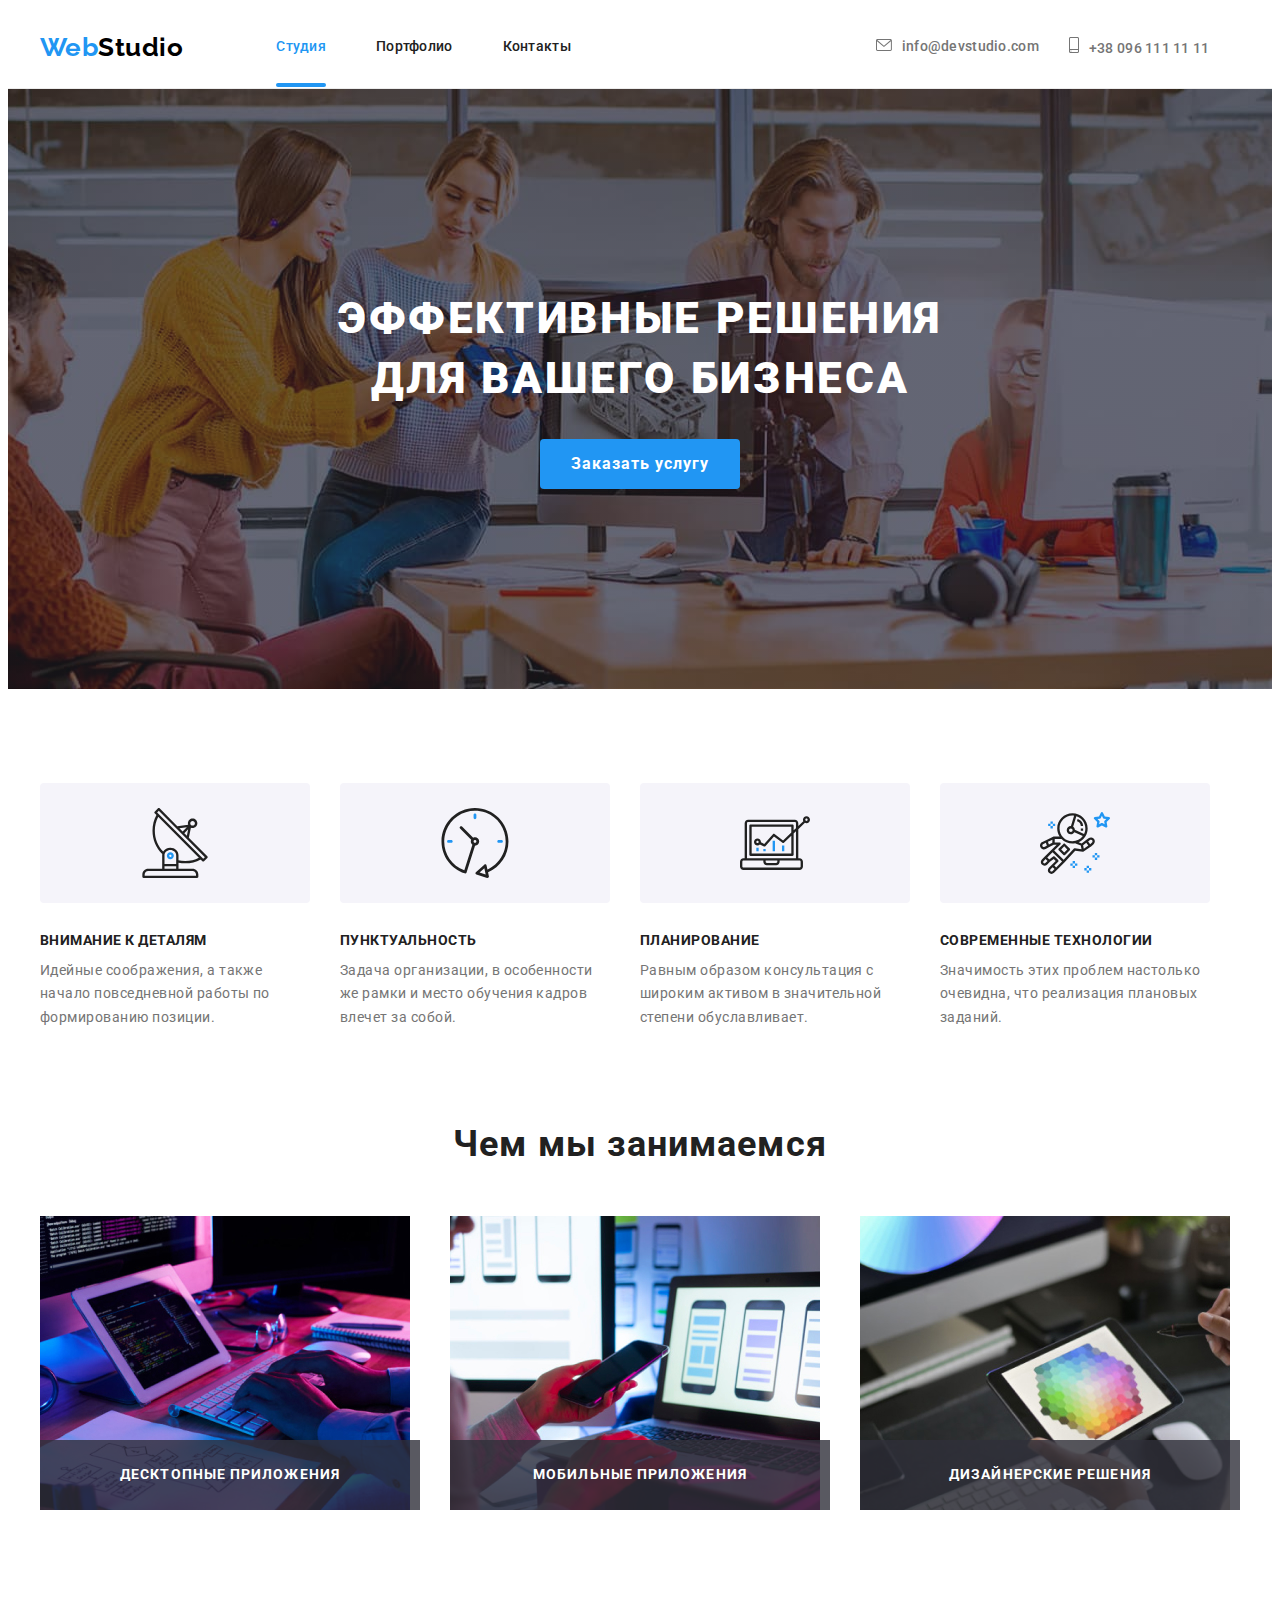
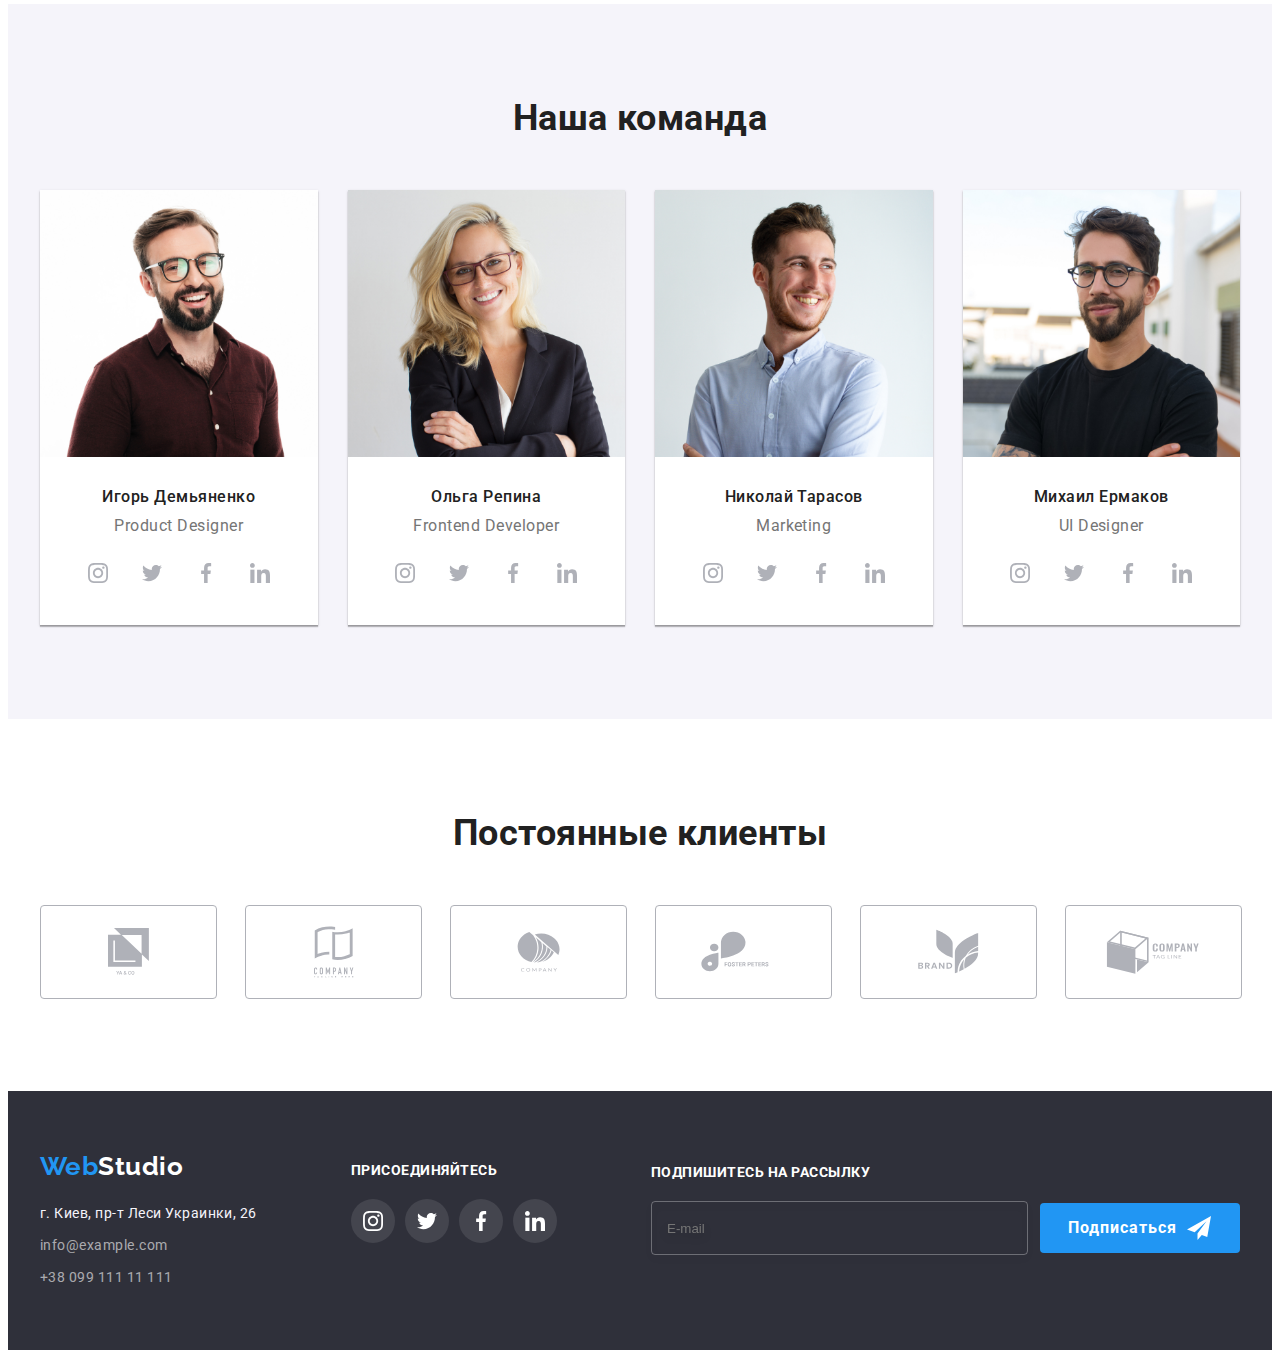
<file: index.html>
<!DOCTYPE html>
<html lang="ru">
  <head>
    <meta charset="UTF-8" />
    <meta http-equiv="X-UA-Compatible" content="IE=edge" />
    <meta name="viewport" content="width=device-width, initial-scale=1.0" />
    <title>WebStudio</title>
    <link rel="preconnect" href="https://fonts.googleapis.com" />
    <link rel="preconnect" href="https://fonts.gstatic.com" crossorigin />
    <link
      href="https://fonts.googleapis.com/css2?family=Raleway:wght@700&family=Roboto:wght@400;500;700;900&display=swap"
      rel="stylesheet"
    />
    <link
      rel="stylesheet"
      href="https://cdnjs.cloudflare.com/ajax/libs/modern-normalize/1.1.0/modern-normalize.min.css"
      integrity="sha512-wpPYUAdjBVSE4KJnH1VR1HeZfpl1ub8YT/NKx4PuQ5NmX2tKuGu6U/JRp5y+Y8XG2tV+wKQpNHVUX03MfMFn9Q=="
      crossorigin="anonymous"
      referrerpolicy="no-referrer"
    />
    <link rel="stylesheet" href="./css/main.min.css" />
  </head>



  <body>
    <header class="header">
      <div class="container">
          <a lang="en" class="logo__header logo link logo--dark" href="./index.html">
            <span class="logo__word">Web</span>Studio
          </a>
          <nav class="navigation">
          <ul class="navigation__list list">
            <li class="navigation__item">
              <a href="./index.html" class="navigation__link link current">Студия</a>
            </li>
            <li class="navigation__item">
              <a href="./portfolio.html" class="navigation__link link">Портфолио</a>
            </li>
            <li class="navigation__item">
              <a href="" class="navigation__link link">Контакты</a>
            </li>
          </ul>
        </nav>
        <div class="connect">
          <ul class="connect__list list">
            <li class="connect__item">
              <a href="mailto:info@devstudio.com" class="connect__contact link">
                <svg class="connect__icon" width="16" height="12">
                  <use href="./images/icons.svg#icon-envelope"></use>
                </svg>
                info@devstudio.com
              </a>
            </li>
            <li class="connect__item">
              <a href="tel:+380961111111" class="connect__contact link">
                <svg class="connect__icon" width="10" height="16">
                  <use href="./images/icons.svg#icon-smartphone"></use>
                </svg>
                +38 096 111 11 11
              </a>
            </li>
          </ul>
        </div>
         <button type="button" class="mob-menu__open"> <svg width="40" height="40">
                  <use href="./images/icons.svg#icon-menu"></use></svg
              > </button>      
        </div>

      <div class="mob-menu is-hidden">
      <div class="container">
        <div class="mob-menu__top">
         <button type="button" class="mob-menu__close"> <svg width="40" height="40">
                  <use href="./images/icons.svg#icon-close_menu-mob"></use></svg
              > </button>
          <ul class="mob-menu__list list">
            <li class="mob-menu__item">
              <a href="./index.html" class="mob-menu__link link current">Студия</a>
            </li>
            <li class="mob-menu__item">
              <a href="./portfolio.html" class="mob-menu__link link">Портфолио</a>
            </li>
            <li class="mob-menu__item">
              <a href="" class="mob-menu__link link">Контакты</a>
            </li>
          </ul>
          </div>

           <div class="mob-menu__bottom">
          <ul class="mob-connect list">
            <li class="mob-connect__item">
              <a href="mailto:info@devstudio.com" class="mob-connect__tel link">
                info@devstudio.com
              </a>
            </li>
            <li class="mob-connect__item">
              <a href="tel:+380961111111" class="mob-connect__email link">
                +38 096 111 11 11
              </a>
            </li>
          </ul>
       
<div class="mobile-social">
        <ul class="mob-soc__list list">
              <li class="mob-soc__item">
                <a
                  class="mob-soc__link link"
                  href=""
                  target="_blank"
                  rel="noopener noreferrer nofollow"
                  >Instagram </a
                >
              </li>
              <li class="mob-soc__item">
                <a
                  class="mob-soc__link link"
                  href=""
                  target="_blank"
                  rel="noopener noreferrer nofollow"
                  >Twitter</a
                >
              </li>
              <li class="mob-soc__item">
                <a
                  class="mob-soc__link link"
                  href=""
                  target="_blank"
                  rel="noopener noreferrer nofollow"
                  >Facebook</a
                >
              </li>
              <li class="mob-soc__item">
                <a
                  class="mob-soc__link link"
                  href=""
                  target="_blank"
                  rel="noopener noreferrer nofollow"
                  >LinkedIn</a
                >
              </li>
            </ul>
            </div>
    
            </div>
           </div>
      </div>
    </header>
    <main>
      <!--Герой-->
       <section class="hero">
        <div class="container">
          <h1 class="hero__title">Эффективные решения для вашего бизнеса</h1>
          <button type="button" class="hero__button" data-modal-open>
            Заказать услугу
          </button>
        </div>
      </section>
      <!--Особенности-->
      <section class="feature">
        <div class="container">
          <h2 class="visually-hidden">Особенности</h2>
          <ul class="feature__list list">
            <li class="feature__item">
              <div class="thumb">
                <svg class="feature__icon" width="70" height="70">
                  <use href="./images/icons.svg#icon-antenna"></use>
                </svg>
              </div>
              <h3 class="feature__subtitle">Внимание к деталям</h3>
              <p class="feature__text">
                Идейные соображения, а также начало повседневной работы по
                формированию позиции.
              </p>
            </li>
            <li class="feature__item">
              <div class="thumb">
                <svg class="feature__icon" width="70" height="70">
                  <use href="./images/icons.svg#icon-clock"></use>
                </svg>
              </div>
              <h3 class="feature__subtitle">Пунктуальность</h3>
              <p class="feature__text">
                Задача организации, в особенности же рамки и место обучения
                кадров влечет за собой.
              </p>
            </li>
            <li class="feature__item">
              <div class="thumb">
                <svg class="feature__icon" width="70" height="70">
                  <use href="./images/icons.svg#icon-diagram"></use>
                </svg>
              </div>
              <h3 class="feature__subtitle">Планирование</h3>
              <p class="feature__text">
                Равным образом консультация с широким активом в значительной
                степени обуславливает.
              </p>
            </li>
            <li class="feature__item">
              <div class="thumb">
                <svg class="feature__icon" width="70" height="70">
                  <use href="./images/icons.svg#icon-astronaut"></use>
                </svg>
              </div>
              <h3 class="feature__subtitle">Современные технологии</h3>
              <p class="feature__text">
                Значимость этих проблем настолько очевидна, что реализация
                плановых заданий.
              </p>
            </li>
          </ul>
        </div>
      </section>
      <section class="about">
        <div class="container">
          <h2 class="about__title title">Чем мы занимаемся</h2>
          <ul class="about__list list">
            <li class="about__item">
              <picture>
                <source
                srcset="./images/img.jpg 1x, ./images/img-2x.jpg 2x" 
                media="(min-width:1200px)"
                >
              <img 
              src="./images/img.jpg" 
              alt="программист работает за рабочим столом" 
              width="370" />
              </picture>
              <div class="about__thumb">
                <h3 class="about__thumb-title">Десктопные приложения</h3>
              </div>
            </li>
            <li class="about__item">
               <picture>
                <source
                srcset="./images/image2.jpg 1x, ./images/image2-2x.jpg 2x" 
                media="(min-width:1200px)"
                >
              <img 
              src="./images/image2.jpg" 
              alt="дизайнер создаёт мобильный интерфейс для смартфонов" 
              width="370" />
              </picture>
              <div class="about__thumb">
                <h3 class="about__thumb-title">Мобильные приложения</h3>
              </div>
            </li>
            <li class="about__item">
              <picture>
                <source
                srcset="./images/image3.jpg 1x, ./images/image3-2x.jpg 2x" 
                media="(min-width:1200px)"
                >
              <img 
              src="./images/image3.jpg" 
              alt="веб дизайнер работает с селекторами цвета" 
              width="370" />
              </picture>
              <div class="about__thumb">
                <h3 class="about__thumb-title">Дизайнерские решения</h3>
              </div>
            </li>
          </ul>
        </div>
      </section>
      <section class="team">
        <div class="container">
          <h2 class="title team__title">Наша команда</h2>
          <ul class="team__list list">
            <li class="team__item">
              <picture>
                <source
                srcset="./images/igor.jpg 1x, ./images/igor-2x.jpg 2x" 
                media="(min-width:1200px)"
                >
                 <source
                srcset="./images/igor-tab-1x.jpg 1x, ./images/igor-tab-2x.jpg 2x" 
                media="(min-width:768px)"
                >
                <source
                srcset="./images/igor-mob-1x.jpg 1x, ./images/igor-mob-2x.jpg 2x" 
                media="(min-width:480px)"
                >
              <img 
              src="./images/igor-mob-1x.jpg" 
              alt="Игорь Демьяненко" 
              width="450" />
              </picture>
              <div class="team__description">
                <h3 class="team__subtitle">Игорь Демьяненко</h3>
                <p class="team__job" lang="en">Product Designer</p>
                <ul class="socials list">
                  <li class="socials__item">
                    <a href="" class="socials__link link">
                      <svg class="socials__icon" width="20" height="20">
                        <use href="./images/icons.svg#icon-instagram"></use>
                      </svg>
                    </a>
                  </li>
                  <li class="socials__item">
                    <a href="" class="socials__link link">
                      <svg class="socials__icon" width="20" height="20">
                        <use href="./images/icons.svg#icon-twitter"></use></svg
                    ></a>
                  </li>
                  <li class="socials__item">
                    <a href="" class="socials__link link">
                      <svg class="socials__icon" width="20" height="20">
                        <use href="./images/icons.svg#icon-facebook"></use></svg
                    ></a>
                  </li>
                  <li class="socials__item">
                    <a href="" class="socials__link link">
                      <svg class="socials__icon" width="20" height="20">
                        <use href="./images/icons.svg#icon-linkedin"></use></svg
                    ></a>
                  </li>
                </ul>
              </div>
            </li>
            <li class="team__item">
              <picture>
                <source
                srcset="./images/olga.jpg 1x, ./images/olga-2x.jpg 2x" 
                media="(min-width:1200px)"
                >
                 <source
                srcset="./images/olga-tab-1x.jpg 1x, ./images/olga-tab-2x.jpg 2x" 
                media="(min-width:768px)"
                >
                <source
                srcset="./images/olga-mob-1x.jpg 1x, ./images/olga-mob-2x.jpg 2x" 
                media="(min-width:480px)"
                >
              <img 
              src="./images/olga-mob-1x.jpg" 
              alt="Ольга Репина" 
              width="450" />
              </picture>
              <div class="team__description">
                <h3 class="team__subtitle">Ольга Репина</h3>
                <p class="team__job" lang="en">Frontend Developer</p>
                <ul class="socials list">
                  <li class="socials__item">
                    <a href="" class="socials__link link">
                      <svg class="socials__icon" width="20" height="20">
                        <use href="./images/icons.svg#icon-instagram"></use>
                      </svg>
                    </a>
                  </li>
                  <li class="socials__item">
                    <a href="" class="socials__link link">
                      <svg class="socials__icon" width="20" height="20">
                        <use href="./images/icons.svg#icon-twitter"></use></svg
                    ></a>
                  </li>
                  <li class="socials__item">
                    <a href="" class="socials__link link">
                      <svg class="socials__icon" width="20" height="20">
                        <use href="./images/icons.svg#icon-facebook"></use></svg
                    ></a>
                  </li>
                  <li class="socials__item">
                    <a href="" class="socials__link link">
                      <svg class="socials__icon" width="20" height="20">
                        <use href="./images/icons.svg#icon-linkedin"></use></svg
                    ></a>
                  </li>
                </ul>
              </div>
            </li>
            <li class="team__item">
              <picture>
                <source
                srcset="./images/nikolay.jpg 1x, ./images/nikolay-2x.jpg 2x" 
                media="(min-width:1200px)"
                >
                 <source
                srcset="./images/nikolay-tab-1x.jpg 1x, ./images/nikolay-tab-2x.jpg 2x" 
                media="(min-width:768px)"
                >
                <source
                srcset="./images/nikolay-mob-1x.jpg 1x, ./images/nikolay-mob-2x.jpg 2x" 
                media="(min-width:480px)"
                >
              <img 
              src="./images/nikolay-mob-1x.jpg" 
              alt="Николай Тарасов"
              width="450" />
              </picture>
              <div class="team__description">
                <h3 class="team__subtitle">Николай Тарасов</h3>
                <p class="team__job" lang="en">Marketing</p>
                <ul class="socials list">
                  <li class="socials__item">
                    <a href="" class="socials__link link">
                      <svg class="socials__icon" width="20" height="20">
                        <use href="./images/icons.svg#icon-instagram"></use>
                      </svg>
                    </a>
                  </li>
                  <li class="socials__item">
                    <a href="" class="socials__link link">
                      <svg class="socials__icon" width="20" height="20">
                        <use href="./images/icons.svg#icon-twitter"></use></svg
                    ></a>
                  </li>
                  <li class="socials__item">
                    <a href="" class="socials__link link">
                      <svg class="socials__icon" width="20" height="20">
                        <use href="./images/icons.svg#icon-facebook"></use></svg
                    ></a>
                  </li>
                  <li class="socials__item">
                    <a href="" class="socials__link link">
                      <svg class="socials__icon" width="20" height="20">
                        <use href="./images/icons.svg#icon-linkedin"></use></svg
                    ></a>
                  </li>
                </ul>
              </div>
            </li>
            <li class="team__item">
                <picture>
                <source
                srcset="./images/mykhail.jpg 1x, ./images/mykhail-2x.jpg 2x" 
                media="(min-width:1200px)"
                >
                 <source
                srcset="./images/mykhail-tab-1x.jpg 1x, ./images/mykhail-tab-2x.jpg 2x" 
                media="(min-width:768px)"
                >
                <source
                srcset="./images/mykhail-mob-1x.jpg 1x, ./images/mykhail-mob-2x.jpg 2x" 
                media="(min-width:480px)"
                >
              <img 
              src="./images/mykhail-mob-1x.jpg" 
              alt="Михаил Ермаков"
              width="450" />
              </picture>
              <div class="team__description">
                <h3 class="team__subtitle">Михаил Ермаков</h3>
                <p class="team__job" lang="en">UI Designer</p>
                <ul class="socials list">
                  <li class="socials__item">
                    <a href="" class="socials__link link">
                      <svg class="socials__icon" width="20" height="20">
                        <use href="./images/icons.svg#icon-instagram"></use>
                      </svg>
                    </a>
                  </li>
                  <li class="socials__item">
                    <a href="" class="socials__link link">
                      <svg class="socials__icon" width="20" height="20">
                        <use href="./images/icons.svg#icon-twitter"></use></svg
                    ></a>
                  </li>
                  <li class="socials__item">
                    <a href="" class="socials__link link">
                      <svg class="socials__icon" width="20" height="20">
                        <use href="./images/icons.svg#icon-facebook"></use></svg
                    ></a>
                  </li>
                  <li class="socials__item">
                    <a href="" class="socials__link link">
                      <svg class="socials__icon" width="20" height="20">
                        <use href="./images/icons.svg#icon-linkedin"></use></svg
                    ></a>
                  </li>
                </ul>
              </div>
            </li>
          </ul>
        </div>
      </section> 
           <section class="clients">
        <div class="container">
          <h2 class="title clients__title">Постоянные клиенты</h2>
          <ul class="layout list">
            <li class="layout__item">
              <a href="" class="layout__link">
                <svg class="layout__icon" width="41" height="47">
                  <use href="./images/icons.svg#icon-group1"></use></svg
              ></a>
            </li>
            <li class="layout__item">
              <a href="" class="layout__link">
                <svg class="layout__icon" width="40" height="52">
                  <use href="./images/icons.svg#icon-group2"></use></svg
              ></a>
            </li>
            <li class="layout__item">
              <a href="" class="layout__link">
                <svg class="layout__icon" width="43" height="41">
                  <use href="./images/icons.svg#icon-group3"></use></svg
              ></a>
            </li>
            <li class="layout__item">
              <a href="" class="layout__link">
                <svg class="layout__icon" width="84" height="41">
                  <use href="./images/icons.svg#icon-group4"></use></svg
              ></a>
            </li>
            <li class="layout__item">
              <a href="" class="layout__link">
                <svg class="layout__icon" width="63" height="45">
                  <use href="./images/icons.svg#icon-group5"></use></svg
              ></a>
            </li>
            <li class="layout__item">
              <a href="" class="layout__link">
                <svg class="layout__icon" width="94" height="44">
                  <use href="./images/icons.svg#icon-group6"></use></svg
              ></a>
            </li>
          </ul>
        </div>
      </section>
    </main>

    <footer class="footer">
      <div class="container">
      <div class="main-footer">
        <div class="flex-group">
          <div class="contacts__footer">
            <a lang="en" href="./index.html" class="logo__footer logo link logo--light">
              <span class="logo__word">Web</span>Studio
            </a>
            <address class="address">
              <a
                class="address__location link"
                href="https://www.google.com/maps/d/u/0/viewer?mid=10uSM3H-mIU3GznYo2szRIEphczw&hl=en_US&ll=50.42732700000001%2C30.538092&z=17"
                target="_blank"
                rel="noopener nofollow noreferrer"
                >г. Киев, пр-т Леси Украинки, 26
              </a>
              <br />
              <a class="address__email link" href="mailto:info@example.com">
                info@example.com
              </a>
              <br />
              <a class="address__tel link" href="tel:+380991111111"
                >+38 099 111 11 111</a
              >
            </address>
          </div>

          <div class="join">
                <h2 class="join__title">ПРИСОЕДИНЯЙТЕСЬ</h2>
                <ul class="join-socials list">
                  <li class="join-socials__item">
                    <a href="" class="join-socials__link link">
                      <svg class="join-socials__icon" width="20" height="20">
                        <use href="./images/icons.svg#icon-instagram"></use>
                      </svg>
                    </a>
                  </li>
                  <li class="join-socials__item">
                    <a href="" class="join-socials__link link">
                      <svg class="join-socials__icon" width="20" height="20">
                        <use href="./images/icons.svg#icon-twitter"></use></svg
                    ></a>
                  </li>
                  <li class="join-socials__item">
                    <a href="" class="join-socials__link link">
                      <svg class="join-socials__icon" width="20" height="20">
                        <use href="./images/icons.svg#icon-facebook"></use></svg
                    ></a>
                  </li>
                  <li class="join-socials__item">
                    <a href="" class="join-socials__link link">
                      <svg class="join-socials__icon" width="20" height="20">
                        <use href="./images/icons.svg#icon-linkedin"></use></svg
                    ></a>
                  </li>
                </ul>
              </div>
        </div>

    <div class="subscribe">
          <p class="subscribe__title">Подпишитесь на рассылку</p>
          <form class="subscribe__form">
            <div class="subscribe__wrap">
          <input
              type="email"
              class="subscribe__input"
              name="user-email"
              id="user-email"
              placeholder="E-mail"
              required
            />
            </div>
            <button type="submit" class="footer__button"> Подписаться <svg class="subscribe__icon" width="24" height="24">
                  <use href="./images/icons.svg#icon-icon-send"></use></svg
              > </button>   
          </form>
        </div> 
      </div> 
      </div>
    </footer>
    <div class="backdrop is-hidden" data-modal>
      <div class="modal">
        <button type="button" class="modal-close-button" data-modal-close>
          <svg class="modal-close-icon" width="18" height="18">
            <use href="./images/icons.svg#icon-close-black-18dp"></use>
          </svg>
        </button>
        <p class="modal-title">Оставьте свои данные, мы вам перезвоним</p>
        <form>
        <div class="modal-field">
          <label for="user-name" class="modal-label">Имя</label>
          <div class="input-wrap">
            <input
              type="text"
              class="modal-input"
              name="user-name"
              id="user-name"
              required
            />
            <svg class="modal-icons" width="18" height="18">
              <use href="./images/icons.svg#icon-person-black-name"></use>
            </svg>
          </div>
        </div>
        <div class="modal-field">
          <label for="user-tel" class="modal-label">Телефон</label>
          <div class="input-wrap">
            <input
              type="tel"
              class="modal-input"
              name="user-tel"
              id="user-tel"
              required
            />
            <svg class="modal-icons" width="18" height="18">
              <use href="./images/icons.svg#icon-phone-black-18dp-1"></use>
            </svg>
          </div>
        </div>
        <div class="modal-field">
          <label for="user-mail" class="modal-label">Почта</label>
          <div class="input-wrap">
            <input
              type="email"
              class="modal-input"
              name="user-email"
              id="user-mail"
              required
            />
            <svg class="modal-icons" width="18" height="18">
              <use href="./images/icons.svg#icon-email-black-18dp-1"></use>
            </svg>
          </div>
        </div>
        <div class="modal-field">
          <label for="user-text" class="modal-label">Комментарий</label>
          <textarea
            name="user-text"
            id="user-text"
            class="modal-text"
            placeholder="Введите текст"
          ></textarea>
        </div>
        <div class="checkbox-field">
          <input
            type="checkbox"
            name="privacy"
            value="true"
            class="modal-check visually-hidden"
            id="privacy"
          />
          <label for="privacy" class="check-text"> Соглашаюсь с рассылкой и принимаю <a href="" class="modal-span"> Условия договора</a>  
          </label>
        </div>
        <button type="submit" class="modal-button">
            Отправить
          </button>
      </div>
      </form>
    </div>
    <script src="./js/modal.js"></script> 
    <script src="./js/menu.js"></script> 
  </body>
</html>
</file>
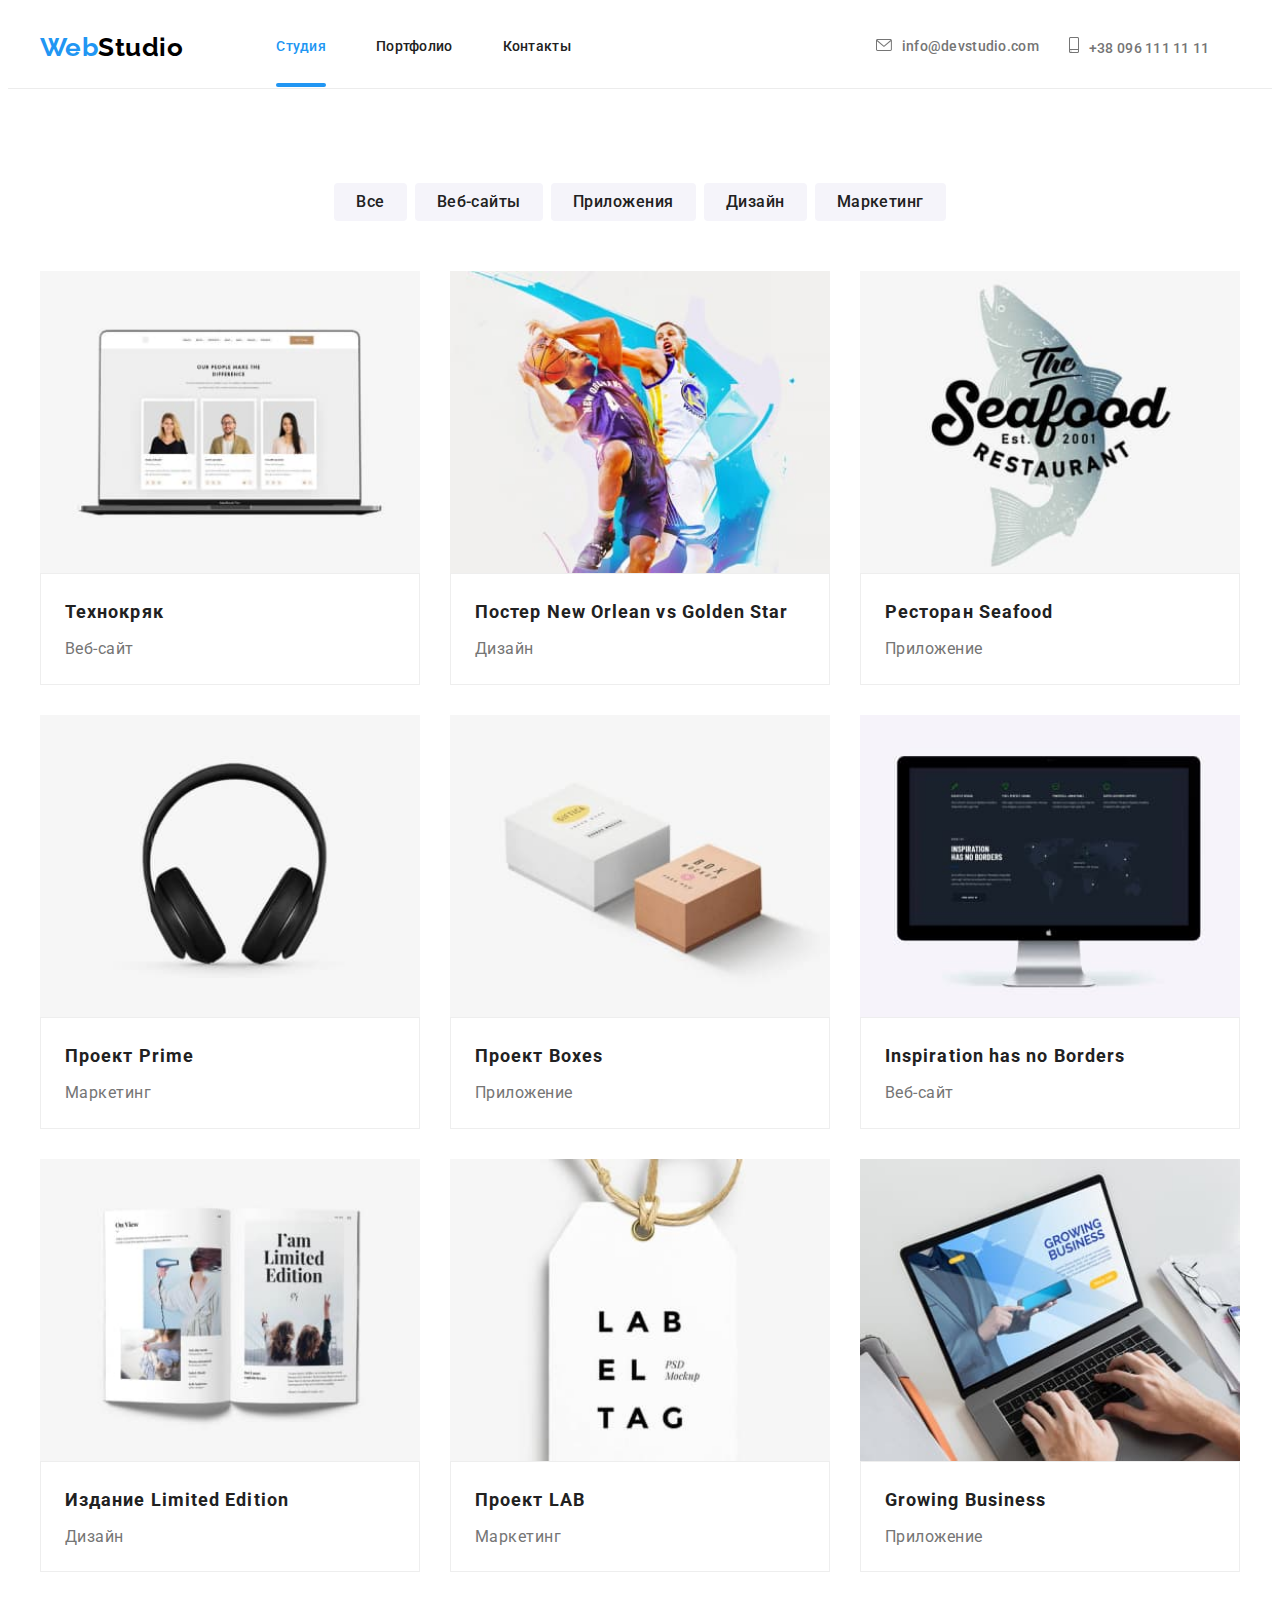
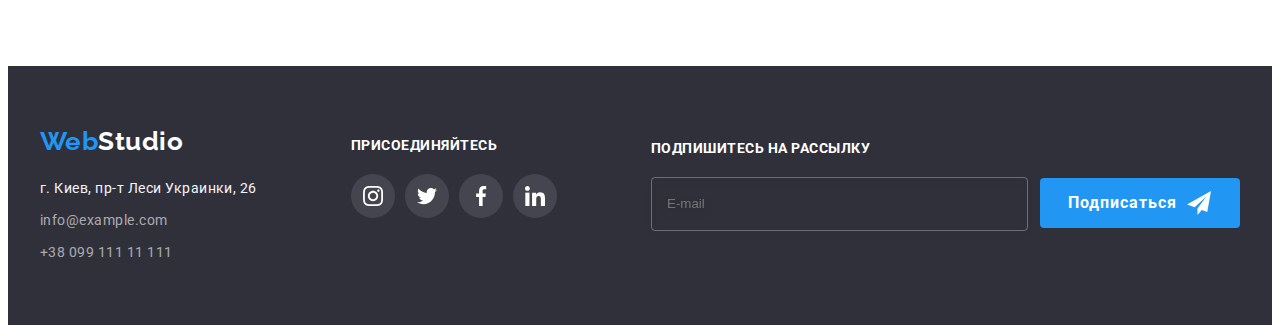
<file: portfolio.html>
<!DOCTYPE html>
<html lang="ru">
  <head>
    <meta charset="UTF-8" />
    <meta http-equiv="X-UA-Compatible" content="IE=edge" />
    <meta name="viewport" content="width=device-width, initial-scale=1.0" />
    <title>WebStudio</title>
    <link rel="preconnect" href="https://fonts.googleapis.com" />
    <link rel="preconnect" href="https://fonts.gstatic.com" crossorigin />
    <link
      href="https://fonts.googleapis.com/css2?family=Raleway:wght@700&family=Roboto:wght@400;500;700;900&display=swap"
      rel="stylesheet"
    />
    <link
      rel="stylesheet"
      href="https://cdnjs.cloudflare.com/ajax/libs/modern-normalize/1.1.0/modern-normalize.min.css"
      integrity="sha512-wpPYUAdjBVSE4KJnH1VR1HeZfpl1ub8YT/NKx4PuQ5NmX2tKuGu6U/JRp5y+Y8XG2tV+wKQpNHVUX03MfMFn9Q=="
      crossorigin="anonymous"
      referrerpolicy="no-referrer"
    />
    <link rel="stylesheet" href="./css/main.min.css">
  </head>

  <body>
    <!--Шапка сайта-->
    <header class="header">
      <div class="container">
          <a lang="en" class="logo__header logo link logo--dark" href="./index.html">
            <span class="logo__word">Web</span>Studio
          </a>
          <nav class="navigation">
          <ul class="navigation__list list">
            <li class="navigation__item">
              <a href="./index.html" class="navigation__link link current">Студия</a>
            </li>
            <li class="navigation__item">
              <a href="./portfolio.html" class="navigation__link link">Портфолио</a>
            </li>
            <li class="navigation__item">
              <a href="" class="navigation__link link">Контакты</a>
            </li>
          </ul>
        </nav>
        <div class="connect">
          <ul class="connect__list list">
            <li class="connect__item">
              <a href="mailto:info@devstudio.com" class="connect__contact link">
                <svg class="connect__icon" width="16" height="12">
                  <use href="./images/icons.svg#icon-envelope"></use>
                </svg>
                info@devstudio.com
              </a>
            </li>
            <li class="connect__item">
              <a href="tel:+380961111111" class="connect__contact link">
                <svg class="connect__icon" width="10" height="16">
                  <use href="./images/icons.svg#icon-smartphone"></use>
                </svg>
                +38 096 111 11 11
              </a>
            </li>
          </ul>
        </div>
         <button type="button" class="mob-menu__open"> <svg width="40" height="40">
                  <use href="./images/icons.svg#icon-menu"></use></svg
              > </button>      
        </div>

      <div class="mob-menu is-hidden">
      <div class="container">
        <div class="mob-menu__top">
         <button type="button" class="mob-menu__close"> <svg width="40" height="40">
                  <use href="./images/icons.svg#icon-close_menu-mob"></use></svg
              > </button>
          <ul class="mob-menu__list list">
            <li class="mob-menu__item">
              <a href="./index.html" class="mob-menu__link link current">Студия</a>
            </li>
            <li class="mob-menu__item">
              <a href="./portfolio.html" class="mob-menu__link link">Портфолио</a>
            </li>
            <li class="mob-menu__item">
              <a href="" class="mob-menu__link link">Контакты</a>
            </li>
          </ul>
          </div>

           <div class="mob-menu__bottom">
          <ul class="mob-connect list">
            <li class="mob-connect__item">
              <a href="mailto:info@devstudio.com" class="mob-connect__tel link">
                info@devstudio.com
              </a>
            </li>
            <li class="mob-connect__item">
              <a href="tel:+380961111111" class="mob-connect__email link">
                +38 096 111 11 11
              </a>
            </li>
          </ul>
       
<div class="mobile-social">
        <ul class="mob-soc__list list">
              <li class="mob-soc__item">
                <a
                  class="mob-soc__link link"
                  href=""
                  target="_blank"
                  rel="noopener noreferrer nofollow"
                  >Instagram </a
                >
              </li>
              <li class="mob-soc__item">
                <a
                  class="mob-soc__link link"
                  href=""
                  target="_blank"
                  rel="noopener noreferrer nofollow"
                  >Twitter</a
                >
              </li>
              <li class="mob-soc__item">
                <a
                  class="mob-soc__link link"
                  href=""
                  target="_blank"
                  rel="noopener noreferrer nofollow"
                  >Facebook</a
                >
              </li>
              <li class="mob-soc__item">
                <a
                  class="mob-soc__link link"
                  href=""
                  target="_blank"
                  rel="noopener noreferrer nofollow"
                  >LinkedIn</a
                >
              </li>
            </ul>
            </div>
    
            </div>
           </div>
      </div>
    </header>
    <main class="link">
      <section class="portfolio">
        <div class="container">
          <h1 class="visually-hidden">Фильтр работ</h1>
          <ul class="sections-button list">
            <li class="sections-button__item">
              <button type="button" class="sections-button__title">Все</button>
            </li>
            <li class="sections-button__item">
              <button type="button" class="sections-button__title">
                Веб-сайты
              </button>
            </li>
            <li class="sections-button__item">
              <button type="button" class="sections-button__title">
                Приложения
              </button>
            </li>
            <li class="sections-button__item">
              <button type="button" class="sections-button__title">Дизайн</button>
            </li>
            <li class="sections-button__item">
              <button type="button" class="sections-button__title">
                Маркетинг
              </button>
            </li>
          </ul>
          <ul class="work-list list">
            <li class="work-list__item">
              <a href="" class="work-list__link link"
                >
                <div class="work-list__item-wrap">
                <picture>
                <source
                srcset="./images/filter1.jpg 1x, ./images/filter1-2x.jpg 2x" 
                media="(min-width:1200px)"
                >
                 <source
                srcset="./images/tab-filter1-1x.jpg 1x, ./images/tab-filter1-2x.jpg 2x" 
                media="(min-width:768px)"
                >
                <source
                srcset="./images/mob-filter1-1x.jpg 1x, ./images/mob-filter1-2x.jpg 2x" 
                media="(min-width:480px)"
                >
              <img 
              src="./images/mob-filter1-1x.jpg" 
              alt="веб страница с профилями людей" 
              width="450" />
              </picture>
                <p class="work-list__overlow-text"> Ресурс предлагает комплексные предложения с разным уровнем функционала и сервисов. Все это позволит посетителю получить исчерпывающие сведения о компании или частном лице.</p>
               </div>
                <div class="work-list__description">
                <h2 class="work-list__title">Технокряк</h2>
                <p class="work-list__type">Веб-сайт</p></a>
              </div>
            </li>
            <li class="work-list__item">
              <a href="" class="work-list__link link"
                >
                <div class="work-list__item-wrap">
                  <picture>
                <source
                srcset="./images/filter2.jpg 1x, ./images/filter2-2x.jpg 2x" 
                media="(min-width:1200px)"
                >
                 <source
                srcset="./images/tab-filter2-1x.jpg 1x, ./images/tab-filter2-2x.jpg 2x" 
                media="(min-width:768px)"
                >
                <source
                srcset="./images/mob-filter2-1x.jpg 1x, ./images/mob-filter2-2x.jpg 2x" 
                media="(min-width:480px)"
                >
              <img 
              src="./images/mob-filter2-1x.jpg" 
              alt="два баскетболиста с мячом" 
              width="450" />
              </picture>
                 <p class="work-list__overlow-text"> Ресурс предлагает комплексные предложения с разным уровнем функционала и сервисов. Все это позволит посетителю получить исчерпывающие сведения о компании или частном лице.</p>
                 </div>
                 <div class="work-list__description">
                <h2 class="work-list__title">
                  Постер <span lang="en">New Orlean vs Golden Star</span>
                </h2>
                <p class="work-list__type">Дизайн</p></a
              >
              </div>
            </li>
            <li class="work-list__item">
              <a href="" class="work-list__link link"
                >
                <div class="work-list__item-wrap">
                   <picture>
                <source
                srcset="./images/filter3.jpg 1x, ./images/filter3-2x.jpg 2x" 
                media="(min-width:1200px)"
                >
                 <source
                srcset="./images/tab-filter3-1x.jpg 1x, ./images/tab-filter3-2x.jpg 2x" 
                media="(min-width:768px)"
                >
                <source
                srcset="./images/mob-filter3-1x.jpg 1x, ./images/mob-filter3-2x.jpg 2x" 
                media="(min-width:480px)"
                >
              <img 
              src="./images/mob-filter3-1x.jpg" 
              alt="логотип ресторана морепродуктов" 
              width="450" />
              </picture>
                 <p class="work-list__overlow-text"> Ресурс предлагает комплексные предложения с разным уровнем функционала и сервисов. Все это позволит посетителю получить исчерпывающие сведения о компании или частном лице.</p>
                </div>
                 <div class="work-list__description">
                <h2 class="work-list__title">Ресторан <span lang="en">Seafood</span></h2>
                <p class="work-list__type">Приложение</p></a
              >
              </div>
            </li>
            <li class="work-list__item">
              <a href="" class="work-list__link link"
                >
                <div class="work-list__item-wrap">
                <picture>
                <source
                srcset="./images/filter4.jpg 1x, ./images/filter4-2x.jpg 2x" 
                media="(min-width:1200px)"
                >
                 <source
                srcset="./images/tab-filter4-1x.jpg 1x, ./images/tab-filter4-2x.jpg 2x" 
                media="(min-width:768px)"
                >
                <source
                srcset="./images/mob-filter4-1x.jpg 1x, ./images/mob-filter4-2x.jpg 2x" 
                media="(min-width:480px)"
                >
              <img 
              src="./images/mob-filter4-1x.jpg" 
              alt="наушники" 
              width="450" />
              </picture>
                 <p class="work-list__overlow-text"> Ресурс предлагает комплексные предложения с разным уровнем функционала и сервисов. Все это позволит посетителю получить исчерпывающие сведения о компании или частном лице.</p>
               </div>
                 <div class="work-list__description">
                <h2 class="work-list__title">Проект <span lang="en">Prime</span></h2>
                <p class="work-list__type">Маркетинг</p></a
              >
              </div>
            </li>
            <li class="work-list__item">
              <a href="" class="work-list__link link"
                >
                <div class="work-list__item-wrap">
                <picture>
                <source
                srcset="./images/filter5.jpg 1x, ./images/filter5-2x.jpg 2x" 
                media="(min-width:1200px)"
                >
                 <source
                srcset="./images/tab-filter5-1x.jpg 1x, ./images/tab-filter5-2x.jpg 2x" 
                media="(min-width:768px)"
                >
                <source
                srcset="./images/mob-filter5-1x.jpg 1x, ./images/mob-filter5-2x.jpg 2x" 
                media="(min-width:480px)"
                >
              <img 
              src="./images/mob-filter5-1x.jpg" 
              alt="две кортонные коробки белого и коричневого цвета" 
              width="450" />
              </picture>
                 <p class="work-list__overlow-text"> Ресурс предлагает комплексные предложения с разным уровнем функционала и сервисов. Все это позволит посетителю получить исчерпывающие сведения о компании или частном лице.</p>
                </div>
                 <div class="work-list__description">
                <h2 class="work-list__title">Проект <span lang="en">Boxes</span></h2>
                <p class="work-list__type">Приложение</p></a
              >
              </div>
            </li>
            <li class="work-list__item">
              <a href="" class="work-list__link link"
                >
                <div class="work-list__item-wrap">
                  <picture>
                <source
                srcset="./images/filter6.jpg 1x, ./images/filter6-2x.jpg 2x" 
                media="(min-width:1200px)"
                >
                 <source
                srcset="./images/tab-filter6-1x.jpg 1x, ./images/tab-filter6-2x.jpg 2x" 
                media="(min-width:768px)"
                >
                <source
                srcset="./images/mob-filter6-1x.jpg 1x, ./images/mob-filter6-2x.jpg 2x" 
                media="(min-width:480px)"
                >
              <img 
              src="./images/mob-filter6-1x.jpg" 
              alt="монитор епл с веба сайтом на главной странице" 
              width="450" />
              </picture>
                 <p class="work-list__overlow-text"> Ресурс предлагает комплексные предложения с разным уровнем функционала и сервисов. Все это позволит посетителю получить исчерпывающие сведения о компании или частном лице.</p>
               </div>
                 <div class="work-list__description">
                <h2 class="work-list__title">
                  <span lang="en">Inspiration has no Borders</span>
                </h2>
                <p class="work-list__type">Веб-сайт</p></a
              >
              </div>
            </li>
            <li class="work-list__item">
              <a href="" class="work-list__link link"
                >
                <div class="work-list__item-wrap">
                  <picture>
                <source
                srcset="./images/filter7.jpg 1x, ./images/filter7-2x.jpg 2x" 
                media="(min-width:1200px)"
                >
                 <source
                srcset="./images/tab-filter7-1x.jpg 1x, ./images/tab-filter7-2x.jpg 2x" 
                media="(min-width:768px)"
                >
                <source
                srcset="./images/mob-filter7-1x.jpg 1x, ./images/mob-filter7-2x.jpg 2x" 
                media="(min-width:480px)"
                >
              <img 
              src="./images/mob-filter7-1x.jpg" 
              alt="издание книги с лимитированной версией" 
              width="450" />
              </picture>
                 <p class="work-list__overlow-text"> Ресурс предлагает комплексные предложения с разным уровнем функционала и сервисов. Все это позволит посетителю получить исчерпывающие сведения о компании или частном лице.</p>
               </div>
                 <div class="work-list__description">
                <h2 class="work-list__title">
                  Издание <span lang="en">Limited Edition</span>
                </h2>
                <p class="work-list__type">Дизайн</p></a
              >
              </div>
            </li>
            <li class="work-list__item">
              <a href="" class="work-list__link link"
                >
                <div class="work-list__item-wrap">   
                    <picture>
                <source
                srcset="./images/filter8.jpg 1x, ./images/filter8-2x.jpg 2x" 
                media="(min-width:1200px)"
                >
                 <source
                srcset="./images/tab-filter8-1x.jpg 1x, ./images/tab-filter8-2x.jpg 2x" 
                media="(min-width:768px)"
                >
                <source
                srcset="./images/mob-filter8-1x.jpg 1x, ./images/mob-filter8-2x.jpg 2x" 
                media="(min-width:480px)"
                >
              <img 
              src="./images/mob-filter8-1x.jpg" 
              alt="бейджик" 
              width="450" />
              </picture>
                 <p class="work-list__overlow-text"> Ресурс предлагает комплексные предложения с разным уровнем функционала и сервисов. Все это позволит посетителю получить исчерпывающие сведения о компании или частном лице.</p>
               </div>
                 <div class="work-list__description">
                <h2 class="work-list__title">Проект <span lang="en">LAB</span></h2>
                <p class="work-list__type">Маркетинг</p></a
              >
              </div>
            </li>
            <li class="work-list__item">
              <a href="" class="work-list__link link"
                >
                <div class="work-list__item-wrap">
                <picture>
                <source
                srcset="./images/filter9.jpg 1x, ./images/filter9-2x.jpg 2x" 
                media="(min-width:1200px)"
                >
                 <source
                srcset="./images/tab-filter9-1x.jpg 1x, ./images/tab-filter9-2x.jpg 2x" 
                media="(min-width:768px)"
                >
                <source
                srcset="./images/mob-filter9-1x.jpg 1x, ./images/mob-filter9-2x.jpg 2x" 
                media="(min-width:480px)"
                >
              <img 
              src="./images/mob-filter9-1x.jpg" 
              alt="мужчина работает за ноутбуком" 
              width="450" />
              </picture>
                 <p class="work-list__overlow-text"> Ресурс предлагает комплексные предложения с разным уровнем функционала и сервисов. Все это позволит посетителю получить исчерпывающие сведения о компании или частном лице.</p>
               </div>
                 <div class="work-list__description">
                <h2 class="work-list__title"><span lang="en">Growing Business</span></h2>
                <p class="work-list__type">Приложение</p></a
              >
              </div>
            </li>
          </ul>
        </div>
      </section>
    </main>
   <footer class="footer">
      <div class="container">
      <div class="main-footer">
        <div class="flex-group">
          <div class="contacts__footer">
            <a lang="en" href="./index.html" class="logo__footer logo link logo--light">
              <span class="logo__word">Web</span>Studio
            </a>
            <address class="address">
              <a
                class="address__location link"
                href="https://www.google.com/maps/d/u/0/viewer?mid=10uSM3H-mIU3GznYo2szRIEphczw&hl=en_US&ll=50.42732700000001%2C30.538092&z=17"
                target="_blank"
                rel="noopener nofollow noreferrer"
                >г. Киев, пр-т Леси Украинки, 26
              </a>
              <br />
              <a class="address__email link" href="mailto:info@example.com">
                info@example.com
              </a>
              <br />
              <a class="address__tel link" href="tel:+380991111111"
                >+38 099 111 11 111</a
              >
            </address>
          </div>

          <div class="join">
                <h2 class="join__title">ПРИСОЕДИНЯЙТЕСЬ</h2>
                <ul class="join-socials list">
                  <li class="join-socials__item">
                    <a href="" class="join-socials__link link">
                      <svg class="join-socials__icon" width="20" height="20">
                        <use href="./images/icons.svg#icon-instagram"></use>
                      </svg>
                    </a>
                  </li>
                  <li class="join-socials__item">
                    <a href="" class="join-socials__link link">
                      <svg class="join-socials__icon" width="20" height="20">
                        <use href="./images/icons.svg#icon-twitter"></use></svg
                    ></a>
                  </li>
                  <li class="join-socials__item">
                    <a href="" class="join-socials__link link">
                      <svg class="join-socials__icon" width="20" height="20">
                        <use href="./images/icons.svg#icon-facebook"></use></svg
                    ></a>
                  </li>
                  <li class="join-socials__item">
                    <a href="" class="join-socials__link link">
                      <svg class="join-socials__icon" width="20" height="20">
                        <use href="./images/icons.svg#icon-linkedin"></use></svg
                    ></a>
                  </li>
                </ul>
              </div>
        </div>

    <div class="subscribe">
          <p class="subscribe__title">Подпишитесь на рассылку</p>
          <form class="subscribe__form">
            <div class="subscribe__wrap">
          <input
              type="email"
              class="subscribe__input"
              name="user-email"
              id="user-email"
              placeholder="E-mail"
              required
            />
            </div>
            <button type="submit" class="footer__button"> Подписаться <svg class="subscribe__icon" width="24" height="24">
                  <use href="./images/icons.svg#icon-icon-send"></use></svg
              > </button>   
          </form>
        </div> 
      </div> 
      </div>
    </footer>
    <div class="backdrop is-hidden" data-modal>
      <div class="modal">
        <button type="button" class="modal-close-button" data-modal-close>
          <svg class="modal-close-icon" width="18" height="18">
            <use href="./images/icons.svg#icon-close-black-18dp"></use>
          </svg>
        </button>
        <p class="modal-title">Оставьте свои данные, мы вам перезвоним</p>
        <form>
        <div class="modal-field">
          <label for="user-name" class="modal-label">Имя</label>
          <div class="input-wrap">
            <input
              type="text"
              class="modal-input"
              name="user-name"
              id="user-name"
              required
            />
            <svg class="modal-icons" width="18" height="18">
              <use href="./images/icons.svg#icon-person-black-name"></use>
            </svg>
          </div>
        </div>
        <div class="modal-field">
          <label for="user-tel" class="modal-label">Телефон</label>
          <div class="input-wrap">
            <input
              type="tel"
              class="modal-input"
              name="user-tel"
              id="user-tel"
              required
            />
            <svg class="modal-icons" width="18" height="18">
              <use href="./images/icons.svg#icon-phone-black-18dp-1"></use>
            </svg>
          </div>
        </div>
        <div class="modal-field">
          <label for="user-mail" class="modal-label">Почта</label>
          <div class="input-wrap">
            <input
              type="email"
              class="modal-input"
              name="user-email"
              id="user-mail"
              required
            />
            <svg class="modal-icons" width="18" height="18">
              <use href="./images/icons.svg#icon-email-black-18dp-1"></use>
            </svg>
          </div>
        </div>
        <div class="modal-field">
          <label for="user-text" class="modal-label">Комментарий</label>
          <textarea
            name="user-text"
            id="user-text"
            class="modal-text"
            placeholder="Введите текст"
          ></textarea>
        </div>
        <div class="checkbox-field">
          <input
            type="checkbox"
            name="privacy"
            value="true"
            class="modal-check visually-hidden"
            id="privacy"
          />
          <label for="privacy" class="check-text"> Соглашаюсь с рассылкой и принимаю <a href="" class="modal-span"> Условия договора</a>  
          </label>
        </div>
        <button type="submit" class="modal-button">
            Отправить
          </button>
      </div>
      </form>
        </div> 
      </div>
    </footer>
     <script src="./js/menu.js"></script> 
  </body>
</html>
</file>
<file: css/main.min.css>
:root{--primary-text-color: #757575;--secondary-text-color: #212121;--tertiary-text-color: #2196f3;--quaternary-text-color: #ffffff;--title-text-color: #757575;--main-background-color: #ffffff;--secondary-background-color: #2f303a;--section-backgrond-color: #f5f4fa;--accent-color: #000000;--footer-text-color: rgba(255, 255, 255, 0.6);--accent-button-color: #2196f3}p,h1,h2,h3,h4,h5,h6{margin:0}ul,ol{margin:0;padding-left:0}img{display:block;max-width:100%;height:auto}body{color:var(--primary-text-color);background-color:var(--main-background-color);font-family:"Roboto",sans-serif;letter-spacing:.03em}.list{list-style:none}.link{text-decoration:none}.visually-hidden{position:absolute;width:1px;height:1px;margin:-1px;border:0;padding:0;white-space:nowrap;clip-path:inset(100%);clip:rect(0 0 0 0);overflow:hidden}.container{width:100%;margin:0 auto;padding-right:15px;padding-left:15px}@media screen and (min-width: 480px){.container{width:480px}}@media screen and (min-width: 768px){.container{width:768px}}@media screen and (min-width: 1200px){.container{width:1200px}}.title{font-weight:700;font-size:28px;line-height:1.18;text-align:center;color:var(--secondary-text-color);margin-bottom:30px}@media screen and (min-width: 1200px){.title{margin-bottom:50px;font-size:36px;line-height:1.16}}.logo{font-family:"Raleway",sans-serif;font-style:normal;font-weight:700;font-size:26px;line-height:1.19}.logo--dark{color:var(--accent-color)}.logo--light{color:var(--quaternary-text-color)}.logo__word{color:var(--tertiary-text-color);font-family:raleway;font-style:normal;font-weight:700;font-size:26px;line-height:1.19}.hero__button,.modal-button,.footer__button{font-weight:700;font-size:16px;line-height:1.88;min-width:200px;height:50px;font-family:inherit;align-items:center;text-align:center;letter-spacing:.06em;cursor:pointer;margin-top:30px;background-color:var(--accent-button-color);color:var(--main-background-color);border-radius:4px;border:none;transition:background-color 250ms cubic-bezier(0.4, 0, 0.2, 1),color 250ms cubic-bezier(0.4, 0, 0.2, 1)}.hero__button:hover,.hero__button:focus,.modal-button:hover,.modal-button:focus,.footer__button:hover,.footer__button:focus{background-color:#188ce8}.header{background-color:var(--main-background-color);padding-top:16px;padding-bottom:16px;border-bottom:1px solid #ececec}.header>.container{display:flex;align-items:center}@media screen and (min-width: 768px){.header{padding-top:21px;padding-bottom:21px}}@media screen and (min-width: 1200px){.header{padding-top:24px;padding-bottom:25px}}@media screen and (min-width: 768px){.logo__header{margin-right:88px}}@media screen and (min-width: 1200px){.logo__header{margin-right:93px}}.navigation{display:none}@media screen and (min-width: 768px){.navigation{display:flex}.navigation .link.current{color:var(--tertiary-text-color)}}.navigation__list{font-weight:500;font-size:14px;line-height:1.14;letter-spacing:.02em;color:var(--secondary-text-color);display:flex;align-items:center}.navigation__item{position:relative}.navigation__item:not(:last-child){margin-right:50px}.navigation__link{font-weight:500;font-size:14px;line-height:1.14;letter-spacing:.02em;color:var(--secondary-text-color);transition:color 250ms cubic-bezier(0.4, 0, 0.2, 1)}.navigation__link:hover,.navigation__link:focus{color:var(--tertiary-text-color)}.navigation__link.current::after{content:"";position:absolute;width:100%;height:4px;background-color:#2196f3;border-radius:2px;left:0;bottom:-32px}.connect{display:none}@media screen and (min-width: 768px){.connect{display:block;margin-left:50px}}@media screen and (min-width: 1200px){.connect{display:flex;margin-left:305px}}.connect__list{display:flex;flex-wrap:wrap;align-items:center}.connect__item+.connect__item{margin-top:10px}@media screen and (min-width: 1200px){.connect__item+.connect__item{margin-top:0;margin-left:30px}}.connect__contact{font-weight:500;font-size:14px;line-height:1.14;letter-spacing:.02em;color:var(--primary-text-color);display:flex;align-items:baseline;transition:color 250ms cubic-bezier(0.4, 0, 0.2, 1)}.connect__contact:hover,.connect__contact:focus{color:var(--tertiary-text-color)}.connect__icon{display:inline-block;fill:currentColor;margin-right:10px;justify-content:center}.mob-menu__open,.mob-menu__close{display:block;margin-left:auto;border:none;background-color:inherit}.mob-menu__open:hover,.mob-menu__open:focus,.mob-menu__close:hover,.mob-menu__close:focus{fill:#2196f3}@media screen and (min-width: 768px){.mob-menu__open,.mob-menu__close{display:none}}.mob-menu{position:fixed;z-index:2;top:0;left:0;background-color:#fff;width:100%;height:100%;padding-top:10px;padding-bottom:48px}@media screen and (min-width: 768px){.mob-menu{display:none}}.mob-menu .container{display:flex;flex-direction:column;justify-content:space-between;height:100%;overflow-y:auto}.mob-menu__item:not(:last-child){margin-bottom:32px}.mob-menu__link{font-weight:500;font-size:40px;line-height:1.18;letter-spacing:.02em;color:#212121;text-align:center}.mob-menu__link:hover,.mob-menu__link:focus{color:var(--tertiary-text-color)}.mob-connect{margin-bottom:64px}.mob-connect__item:not(:last-child){margin-bottom:32px}.mob-connect__tel{font-weight:500;font-size:30px;line-height:1.18;letter-spacing:.02em;color:#2196f3}.mob-connect__email{font-weight:500;font-size:24px;line-height:1.17;letter-spacing:.02em;color:#757575}.mob-soc__list{display:flex;flex-wrap:wrap;align-items:center}.mob-soc__item{padding-right:10px;padding-left:10px}.mob-soc__item:not(:last-child){border-right:1px solid rgba(33,33,33,.2)}.mob-soc__link{font-weight:500;font-size:18px;line-height:1.22;letter-spacing:.02em;color:#2196f3}.hero{background-color:var(--secondary-background-color);background-image:linear-gradient(rgba(47, 48, 58, 0.4), rgba(47, 48, 58, 0.4)),url(../images/hero-bg-mob.jpg);background-repeat:no-repeat;background-position:center;background-size:cover;padding-top:118px;padding-bottom:118px;text-align:center;margin:0 auto}@media(min-device-pixel-ratio: 2),(min-resolution: 192dpi),(min-resolution: 2dppx){.hero{background-image:linear-gradient(rgba(47, 48, 58, 0.4), rgba(47, 48, 58, 0.4)),url(../images/hero-bg-mob-2x.jpg)}}@media screen and (min-width: 768px){.hero{background-image:linear-gradient(rgba(47, 48, 58, 0.4), rgba(47, 48, 58, 0.4)),url(../images/hero-bg-tab.jpg)}}@media screen and (min-width: 768px)and (min-device-pixel-ratio: 2),screen and (min-width: 768px)and (min-resolution: 192dpi),screen and (min-width: 768px)and (min-resolution: 2dppx){.hero{background-image:linear-gradient(rgba(47, 48, 58, 0.4), rgba(47, 48, 58, 0.4)),url(../images/hero-bg-tab-2x.jpg)}}@media screen and (min-width: 1200px){.hero{background-image:linear-gradient(rgba(47, 48, 58, 0.4), rgba(47, 48, 58, 0.4)),url(../images/background-hero.jpg);padding-top:200px;padding-bottom:200px;width:100%;max-width:1600px}}@media screen and (min-width: 1200px)and (min-device-pixel-ratio: 2),screen and (min-width: 1200px)and (min-resolution: 192dpi),screen and (min-width: 1200px)and (min-resolution: 2dppx){.hero{background-image:linear-gradient(rgba(47, 48, 58, 0.4), rgba(47, 48, 58, 0.4)),url(../images/background-hero-2x.jpg)}}.hero__title{color:var(--quaternary-text-color);font-weight:900;font-size:26px;line-height:1.62;letter-spacing:.06em;text-transform:uppercase;margin-left:auto;margin-right:auto}@media screen and (min-width: 768px){.hero__title{width:360px}}@media screen and (min-width: 1200px){.hero__title{font-weight:900;font-size:44px;line-height:1.36;width:696px}}.feature{padding-top:60px;padding-bottom:60px}@media screen and (min-width: 1200px){.feature{padding-top:94px;padding-bottom:94px}}.feature__list{display:flex;flex-wrap:wrap;gap:30px;width:100%}@media screen and (min-width: 768px){.feature__item{width:354px}}@media screen and (min-width: 1200px){.feature__item{width:270px}}.thumb{display:flex;align-items:center;margin-bottom:30px;border-radius:4px;height:120px;background-color:#f5f4fa;justify-content:center}.feature__subtitle{font-weight:700;font-size:14px;line-height:1.14;text-transform:uppercase;color:var(--secondary-text-color);margin-bottom:10px;text-align:center}@media screen and (min-width: 768px){.feature__subtitle{text-align:left}}.feature__text{font-weight:400;font-size:14px;line-height:1.71;color:var(--primary-text-color)}.about{display:none}@media screen and (min-width: 1200px){.about{display:flex;font-size:36px;line-height:1.16;text-align:center;letter-spacing:.03em;color:var(--secondary-text-color);padding-bottom:94px}}.about__list{display:flex;margin-left:-30px}.about__item{flex-basis:calc(33.3333333333% - 30px);margin-left:30px;position:relative}.about__thumb{position:absolute;left:0;bottom:0;width:100%;height:70px;display:flex;align-items:center;justify-content:center;background-color:rgba(47,48,58,.8)}.about__thumb-title{font-size:14px;line-height:1.14;text-align:center;text-transform:uppercase;color:var(--quaternary-text-color)}.team{background-color:var(--section-backgrond-color);padding-top:60px;padding-bottom:60px}@media screen and (min-width: 1200px){.team{padding-top:94px;padding-bottom:94px}}.team__list{display:flex;flex-wrap:wrap;gap:30px}.team__item{width:100%;background-color:var(--main-background-color);box-shadow:0px 1px 3px rgba(0,0,0,.12),0px 1px 1px rgba(0,0,0,.14),0px 2px 1px rgba(0,0,0,.2)}@media screen and (min-width: 768px){.team__item{width:calc((100% - 30px)/2)}}@media screen and (min-width: 1200px){.team__item{width:calc((100% - 90px)/4)}}.team__description{padding-top:30px;padding-bottom:24px}@media screen and (min-width: 1200px){.team__description{padding-top:30px;padding-bottom:30px}}.team__subtitle{font-weight:500;font-size:16px;line-height:1.19;text-align:center;color:var(--secondary-text-color);margin-bottom:10px}.team__job{font-size:16px;line-height:1.19;text-align:center;color:var(--primary-text-color);margin-bottom:16px}.socials{display:flex;justify-content:center}.socials__item{width:44px;height:44px;margin-right:10px}.socials__item:last-child{margin-right:0}.socials__link{width:100%;height:100%;background-color:#fff;border-radius:50%;display:flex;align-items:center;justify-content:center;transition:background-color 250ms cubic-bezier(0.4, 0, 0.2, 1)}.socials__link:hover,.socials__link:focus{background-color:#2196f3}.socials__icon{fill:#afb1b8;transition:fill 250ms cubic-bezier(0.4, 0, 0.2, 1)}.socials__link:hover .socials__icon,.socials__link:focus .socials__icon{fill:#fff}.clients{padding-top:60px;padding-bottom:60px}@media screen and (min-width: 1200px){.clients{padding-top:94px;padding-bottom:94px}}.layout{display:flex;flex-wrap:wrap;gap:30px;justify-content:center}.layout__item{width:calc((100% - 30px)/2);height:92px}@media screen and (min-width: 768px){.layout__item{width:calc((100% - 60px)/3)}}@media screen and (min-width: 1200px){.layout__item{width:calc((100% - 150px)/6)}}.layout__link{display:flex;width:100%;height:100%;border-radius:4px;border:1px solid #afb1b8;justify-content:center;align-items:center;transition:border 250ms cubic-bezier(0.4, 0, 0.2, 1)}.layout__link:hover,.layout__link:focus{fill:#2196f3}.layout__icon{fill:#afb1b8;transition:fill 250ms cubic-bezier(0.4, 0, 0.2, 1)}.layout__link:hover .layout__icon,.layout__link:focus .layout__icon{fill:#2196f3}.footer{background-color:var(--secondary-background-color);padding-top:60px;padding-bottom:60px}.main-footer{display:flex;flex-direction:column;align-items:center}@media screen and (min-width: 1200px){.main-footer{flex-direction:row}}.flex-group{display:flex;flex-direction:column;align-self:center;text-align:center}@media screen and (min-width: 768px){.flex-group{flex-direction:row;width:100%;justify-content:space-between}}@media screen and (min-width: 768px)and (min-width: 1200px){.flex-group{justify-content:unset;align-items:baseline;text-align:unset}}.address__location,.address__email,.address__tel{font-family:inherit;font-style:normal;font-weight:400;font-size:14px;line-height:1.71;display:inline-block;transition:color 250ms cubic-bezier(0.4, 0, 0.2, 1)}.address__location{color:var(--section-backgrond-color);margin-top:20px;margin-bottom:8px}.address__location:hover,.address__location:focus{color:var(--accent-button-color)}.address__email{color:var(--footer-text-color);margin-bottom:8px}.address__email:hover,.address__email:focus{color:var(--accent-button-color)}.address__tel{color:var(--footer-text-color)}.address__tel:hover,.address__tel:focus{color:var(--accent-button-color)}.join{margin-top:60px}@media screen and (min-width: 768px){.join{margin:0}}@media screen and (min-width: 768px)and (min-width: 1200px){.join{margin:0 auto}}.join__title,.subscribe__title{font-weight:700;font-size:14px;line-height:1.14;text-transform:uppercase;color:var(--quaternary-text-color);margin-bottom:20px}.join-socials{display:flex}.join-socials__item{width:44px;height:44px;margin-right:10px}.join-socials__item:last-child{margin-right:0}.join-socials__link{width:100%;height:100%;background-color:rgba(255,255,255,.1);border-radius:50%;display:flex;align-items:center;justify-content:center;transition:background-color 250ms cubic-bezier(0.4, 0, 0.2, 1)}.join-socials__link:hover,.join-socials__link:focus{background-color:#2196f3}.join-socials__icon{fill:#fff;transition:fill 250ms cubic-bezier(0.4, 0, 0.2, 1)}.join-socials__link:hover .join-socials__icon,.join-socials__link:focus .join-socials__icon{fill:#fff}.subscribe{margin-top:60px;display:flex;flex-direction:column;align-items:center}@media screen and (min-width: 1200px){.subscribe{margin:0;align-items:baseline}}.subscribe__form{display:flex;flex-direction:column;align-items:center}@media screen and (min-width: 1200px){.subscribe__form{flex-direction:row;align-items:baseline}}.subscribe__input{height:50px;background-color:rgba(0,0,0,0);color:var(--quaternary-text-color);border:1px solid rgba(255,255,255,.3);filter:drop-shadow(0px 4px 4px rgba(0, 0, 0, 0.15));border-radius:4px;margin-bottom:20px;position:relative;padding-left:15px}@media screen and (min-width: 320px)and (max-width: 479px){.subscribe__input{width:290px}}@media screen and (min-width: 480px)and (max-width: 1199px){.subscribe__input{width:450px}}@media screen and (min-width: 1200px){.subscribe__input{width:358px}}.subscribe__icon{margin-left:10px;fill:var(--quaternary-text-color);transition:fill 250ms cubic-bezier(0.4, 0, 0.2, 1)}.footer__button{padding:10px 28px;position:relative;display:flex;margin-top:0}@media screen and (min-width: 1200px){.footer__button{margin-left:12px}}.portfolio{padding-top:60px;padding-bottom:60px}@media screen and (min-width: 1200px){.portfolio{padding-top:94px;padding-bottom:94px}}.sections-button{width:100%;display:flex;flex-wrap:wrap;margin-bottom:40px}@media screen and (min-width: 768px){.sections-button{flex-wrap:nowrap;justify-content:center;margin-bottom:30px}}@media screen and (min-width: 1200px){.sections-button{margin-bottom:50px}}.sections-button__item:not(:last-child){margin-bottom:15px;margin-right:8px}@media screen and (min-width: 768px){.sections-button__item:not(:last-child){margin-bottom:0px}}.sections-button__title{padding-right:22px;padding-left:22px;height:38px;font-family:inherit;font-style:normal;font-weight:500;font-size:16px;line-height:1.62;text-align:center;letter-spacing:.03em;color:var(--secondary-text-color);background-color:#f5f4fa;cursor:pointer;border:none;border-radius:4px;transition:color 250ms cubic-bezier(0.4, 0, 0.2, 1),background-color 250ms cubic-bezier(0.4, 0, 0.2, 1)}.sections-button__title:hover,.sections-button__title:focus{background-color:var(--tertiary-text-color);color:var(--main-background-color)}.work-list{display:flex;flex-wrap:wrap;justify-content:center;gap:30px}.work-list__item{width:100%}.work-list__item:hover{box-shadow:0px 1px 1px rgba(0,0,0,.12),0px 4px 4px rgba(0,0,0,.06),1px 4px 6px rgba(0,0,0,.16)}@media screen and (min-width: 768px){.work-list__item{width:calc((100% - 30px)/2);margin-right:auto}}@media screen and (min-width: 1200px){.work-list__item{width:calc((100% - 60px)/3)}}.work-list__item-wrap{position:relative;overflow:hidden}.work-list__overlow-text{position:absolute;top:0;color:#fff;background-color:rgba(33,150,243,.9);line-height:1.56;padding:63px 24px;height:100%;transform:translateY(100%);transition:transform 250ms cubic-bezier(0.4, 0, 0.2, 1)}.work-list__item:hover .work-list__overlow-text{transform:translateY(0)}.work-list__description{padding-top:20px;padding-bottom:20px;border:1px solid #eee}.work-list__title{font-weight:700;font-size:18px;line-height:2;letter-spacing:.06em;color:var(--secondary-text-color);margin-left:24px}.work-list__type{font-weight:400;font-size:16px;line-height:1.87;color:var(--primary-text-color);margin-top:4px;margin-left:24px}.backdrop{width:100%;height:100%;background-color:rgba(49,50,61,.443);position:fixed;top:0;transition:opacity 600ms cubic-bezier(0.4, 0, 0.2, 1),visibility 600ms cubic-bezier(0.4, 0, 0.2, 1)}.modal{width:100%;border-radius:4px;background-color:#fff;position:absolute;top:50%;left:50%;transform:translate(-50%, -50%) scale(1) rotate(0);transition:transform 300ms cubic-bezier(0.4, 0, 0.2, 1);padding:40px}@media screen and (min-width: 480px){.modal{width:450px}}@media screen and (min-width: 1200px){.modal{width:528px}}.backdrop.is-hidden .modal{transform:translate(0),scale(0),rotate(180deg)}.modal-close-button{width:30px;height:30px;border:1px solid rgba(0,0,0,.1);border-radius:50%;position:absolute;top:8px;right:8px;align-items:center;justify-content:center;background-color:rgba(0,0,0,0);padding:6px 6px;display:flex}.modal-close-button:focus,.modal-close-button:hover{fill:#2196f3}.modal-button{margin:0 auto;margin-top:30px;display:block}.is-hidden{visibility:hidden;opacity:0;pointer-events:none}.modal-title{font-weight:700;font-size:20px;line-height:1.17;color:#212121;text-align:center;margin-bottom:12px}.modal-field{margin-bottom:10px}.modal-label{display:block;margin-bottom:4px;font-weight:400;font-size:12px;line-height:1.17;letter-spacing:.01em;color:var(--primary-text-color)}.modal-text{padding:12px 16px;resize:none;width:100%;min-height:120px;border:1px solid rgba(33,33,33,.2);border-radius:4px;transition:border 250ms cubic-bezier(0.4, 0, 0.2, 1)}.modal-text:focus{border:1px solid #2196f3;outline:none}.checkbox-field{display:flex}@media screen and (min-width: 1200px){.checkbox-field{margin-left:14px}}.input-wrap{position:relative;display:block}.modal-input{width:100%;height:40px;border:1px solid rgba(33,33,33,.2);border-radius:4px;padding-left:40px;transition:border 250ms cubic-bezier(0.4, 0, 0.2, 1)}.modal-input:focus{border:1px solid #2196f3;outline:none}.modal-icons{position:absolute;left:15px;top:50%;fill:var(--secondary-text-color);transform:translateY(-50%);transition:fill 250ms cubic-bezier(0.4, 0, 0.2, 1),transform 250ms cubic-bezier(0.4, 0, 0.2, 1)}.modal-input:focus+.modal-icons{fill:#2196f3}.modal-check:checked+.check-text::before{background-color:#2196f3;background-image:url(../images/modal-right.svg);background-repeat:no-repeat;background-position:center;border:none;position:relative}.modal-check:focus+.check-text::before{color:var(--accent-button-color)}.check-text{font-weight:400;font-size:12px;line-height:1.17;color:#757575;display:flex;align-items:center;position:absolute;transition:color 250ms cubic-bezier(0.4, 0, 0.2, 1)}@media screen and (min-width: 1200px){.check-text{font-weight:400;font-size:14px;line-height:1.71}}.check-text::before{content:"";width:16px;height:15px;border:2px solid #212121;border-radius:3px;margin-right:8px}.modal-span{font-weight:400;font-size:12px;line-height:1.17;color:#757575;display:flex;align-items:center;position:relative;text-decoration-line:underline;color:#2196f3;margin-left:3px;transition:color 250ms cubic-bezier(0.4, 0, 0.2, 1)}@media screen and (min-width: 1200px){.modal-span{font-weight:400;font-size:14px;line-height:1.71}}/*# sourceMappingURL=main.min.css.map */
</file>
